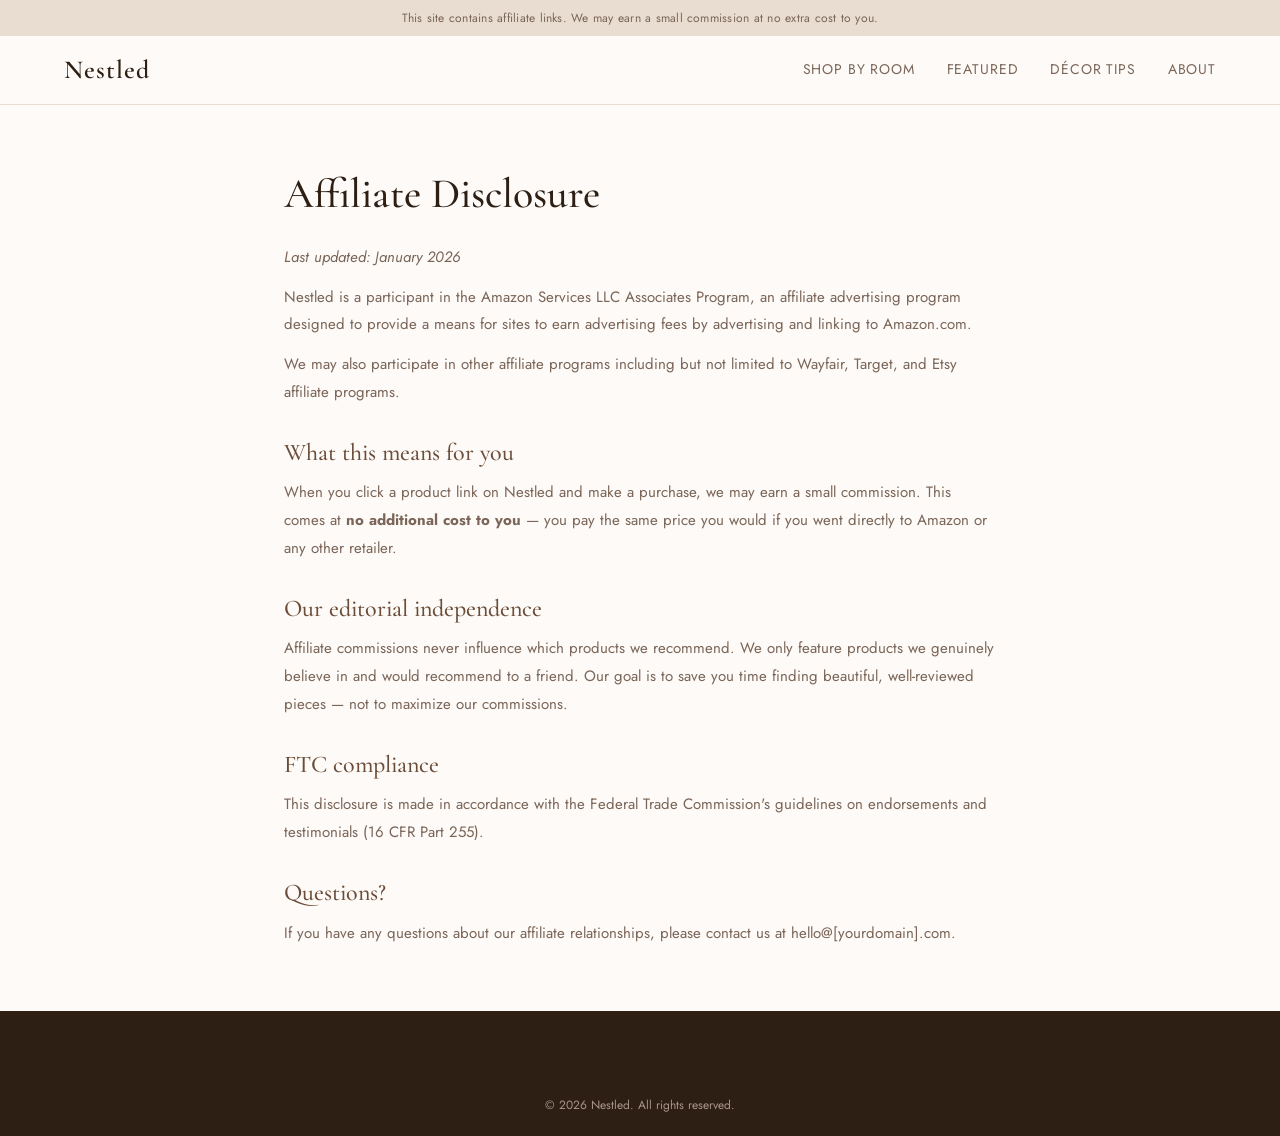
<file: disclosure.html>
<!DOCTYPE html>
<html lang="en">
<head>
  <meta charset="UTF-8" />
  <meta name="viewport" content="width=device-width, initial-scale=1.0" />
  <title>Affiliate Disclosure — Nestled</title>
  <link rel="stylesheet" href="styles.css" />
  <link href="https://fonts.googleapis.com/css2?family=Cormorant+Garamond:ital,wght@0,400;0,500;0,600;1,400&family=Jost:wght@300;400;500&display=swap" rel="stylesheet" />
</head>
<body>
  <div class="disclosure-bar">This site contains affiliate links. We may earn a small commission at no extra cost to you.</div>
  <header class="site-header">
    <div class="container nav-inner">
      <a href="index.html" class="logo">Nestled</a>
      <nav class="main-nav">
        <a href="index.html#shop-by-room">Shop by Room</a>
        <a href="index.html#featured">Featured</a>
        <a href="blog.html">Décor Tips</a>
        <a href="index.html#about">About</a>
      </nav>
    </div>
  </header>

  <div class="simple-page">
    <h1>Affiliate Disclosure</h1>
    <p><em>Last updated: January 2026</em></p>

    <p>Nestled is a participant in the Amazon Services LLC Associates Program, an affiliate advertising program designed to provide a means for sites to earn advertising fees by advertising and linking to Amazon.com.</p>

    <p>We may also participate in other affiliate programs including but not limited to Wayfair, Target, and Etsy affiliate programs.</p>

    <h2>What this means for you</h2>
    <p>When you click a product link on Nestled and make a purchase, we may earn a small commission. This comes at <strong>no additional cost to you</strong> — you pay the same price you would if you went directly to Amazon or any other retailer.</p>

    <h2>Our editorial independence</h2>
    <p>Affiliate commissions never influence which products we recommend. We only feature products we genuinely believe in and would recommend to a friend. Our goal is to save you time finding beautiful, well-reviewed pieces — not to maximize our commissions.</p>

    <h2>FTC compliance</h2>
    <p>This disclosure is made in accordance with the Federal Trade Commission's guidelines on endorsements and testimonials (16 CFR Part 255).</p>

    <h2>Questions?</h2>
    <p>If you have any questions about our affiliate relationships, please contact us at hello@[yourdomain].com.</p>
  </div>

  <footer class="site-footer" style="margin-top:64px;">
    <div class="footer-bottom">
      <p>&copy; 2026 Nestled. All rights reserved.</p>
    </div>
  </footer>
</body>
</html>
</file>
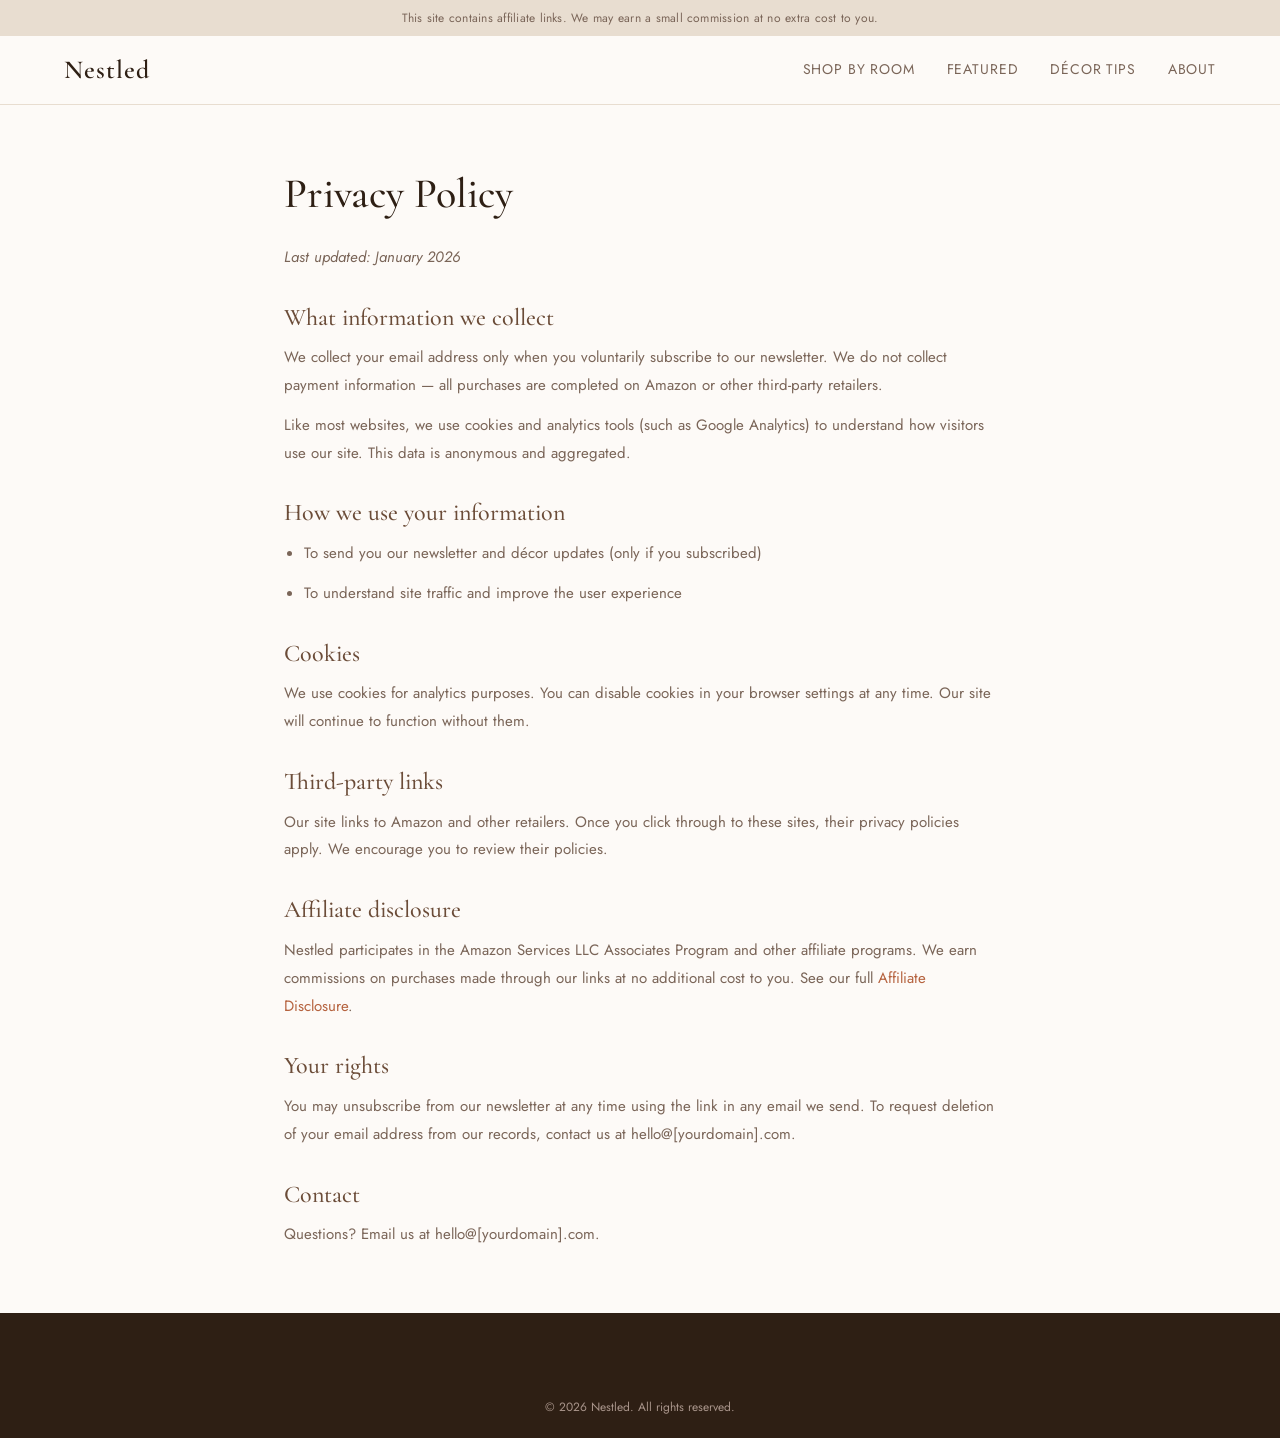
<file: privacy.html>
<!DOCTYPE html>
<html lang="en">
<head>
  <meta charset="UTF-8" />
  <meta name="viewport" content="width=device-width, initial-scale=1.0" />
  <title>Privacy Policy — Nestled</title>
  <link rel="stylesheet" href="styles.css" />
  <link href="https://fonts.googleapis.com/css2?family=Cormorant+Garamond:ital,wght@0,400;0,500;0,600;1,400&family=Jost:wght@300;400;500&display=swap" rel="stylesheet" />
</head>
<body>
  <div class="disclosure-bar">This site contains affiliate links. We may earn a small commission at no extra cost to you.</div>
  <header class="site-header">
    <div class="container nav-inner">
      <a href="index.html" class="logo">Nestled</a>
      <nav class="main-nav">
        <a href="index.html#shop-by-room">Shop by Room</a>
        <a href="index.html#featured">Featured</a>
        <a href="blog.html">Décor Tips</a>
        <a href="index.html#about">About</a>
      </nav>
    </div>
  </header>

  <div class="simple-page">
    <h1>Privacy Policy</h1>
    <p><em>Last updated: January 2026</em></p>

    <h2>What information we collect</h2>
    <p>We collect your email address only when you voluntarily subscribe to our newsletter. We do not collect payment information — all purchases are completed on Amazon or other third-party retailers.</p>
    <p>Like most websites, we use cookies and analytics tools (such as Google Analytics) to understand how visitors use our site. This data is anonymous and aggregated.</p>

    <h2>How we use your information</h2>
    <ul>
      <li>To send you our newsletter and décor updates (only if you subscribed)</li>
      <li>To understand site traffic and improve the user experience</li>
    </ul>

    <h2>Cookies</h2>
    <p>We use cookies for analytics purposes. You can disable cookies in your browser settings at any time. Our site will continue to function without them.</p>

    <h2>Third-party links</h2>
    <p>Our site links to Amazon and other retailers. Once you click through to these sites, their privacy policies apply. We encourage you to review their policies.</p>

    <h2>Affiliate disclosure</h2>
    <p>Nestled participates in the Amazon Services LLC Associates Program and other affiliate programs. We earn commissions on purchases made through our links at no additional cost to you. See our full <a href="disclosure.html" style="color:var(--terracotta);">Affiliate Disclosure</a>.</p>

    <h2>Your rights</h2>
    <p>You may unsubscribe from our newsletter at any time using the link in any email we send. To request deletion of your email address from our records, contact us at hello@[yourdomain].com.</p>

    <h2>Contact</h2>
    <p>Questions? Email us at hello@[yourdomain].com.</p>
  </div>

  <footer class="site-footer" style="margin-top:64px;">
    <div class="footer-bottom">
      <p>&copy; 2026 Nestled. All rights reserved.</p>
    </div>
  </footer>
</body>
</html>
</file>
<file: styles.css>
/* ============================================================
   NESTLED — Apartment Décor
   Warm & Cozy Earthy Theme
   ============================================================ */

:root {
  --cream:        #F7F3EE;
  --warm-white:   #FDFAF7;
  --sand:         #E8DDD0;
  --tan:          #C9B49A;
  --terracotta:   #B5623E;
  --terracotta-dk:#8C4A2F;
  --bark:         #6B4C38;
  --espresso:     #2E1F14;
  --sage:         #7A8C72;
  --sage-lt:      #EAF0E6;
  --text-main:    #2E1F14;
  --text-muted:   #7A6558;
  --text-light:   #A8948A;
  --radius-sm:    6px;
  --radius-md:    12px;
  --radius-lg:    20px;
  --shadow-soft:  0 4px 24px rgba(46,31,20,0.08);
  --transition:   0.25s ease;
}

* { box-sizing: border-box; margin: 0; padding: 0; }

html { scroll-behavior: smooth; }

body {
  font-family: 'Jost', sans-serif;
  background: var(--warm-white);
  color: var(--text-main);
  font-size: 16px;
  line-height: 1.7;
}

h1, h2, h3, h4 {
  font-family: 'Cormorant Garamond', serif;
  font-weight: 500;
  line-height: 1.2;
}

img { display: block; width: 100%; height: 100%; object-fit: cover; }

a { color: inherit; text-decoration: none; }

.container {
  max-width: 1200px;
  margin: 0 auto;
  padding: 0 24px;
}

/* ---- DISCLOSURE BAR ---- */
.disclosure-bar {
  background: var(--sand);
  text-align: center;
  font-size: 12px;
  color: var(--text-muted);
  padding: 8px 24px;
  letter-spacing: 0.02em;
}

/* ---- HEADER / NAV ---- */
.site-header {
  position: sticky;
  top: 0;
  z-index: 100;
  background: var(--warm-white);
  border-bottom: 1px solid var(--sand);
}

.nav-inner {
  display: flex;
  align-items: center;
  justify-content: space-between;
  height: 68px;
}

.logo {
  font-family: 'Cormorant Garamond', serif;
  font-size: 26px;
  font-weight: 600;
  color: var(--espresso);
  letter-spacing: 0.04em;
}

.main-nav {
  display: flex;
  gap: 32px;
}

.main-nav a {
  font-size: 14px;
  font-weight: 400;
  color: var(--text-muted);
  letter-spacing: 0.06em;
  text-transform: uppercase;
  transition: color var(--transition);
}

.main-nav a:hover { color: var(--terracotta); }

.nav-toggle {
  display: none;
  background: none;
  border: none;
  font-size: 22px;
  cursor: pointer;
  color: var(--espresso);
}

.mobile-nav {
  display: none;
  flex-direction: column;
  background: var(--warm-white);
  border-top: 1px solid var(--sand);
  padding: 16px 24px;
  gap: 16px;
}

.mobile-nav a {
  font-size: 15px;
  color: var(--text-muted);
  text-transform: uppercase;
  letter-spacing: 0.06em;
}

.mobile-nav.open { display: flex; }

/* ---- BUTTONS ---- */
.btn-primary {
  display: inline-block;
  background: var(--terracotta);
  color: #fff;
  padding: 13px 30px;
  border-radius: var(--radius-sm);
  font-family: 'Jost', sans-serif;
  font-size: 14px;
  font-weight: 500;
  letter-spacing: 0.06em;
  text-transform: uppercase;
  transition: background var(--transition), transform var(--transition);
  border: none;
  cursor: pointer;
}

.btn-primary:hover {
  background: var(--terracotta-dk);
  transform: translateY(-1px);
}

.btn-secondary {
  display: inline-block;
  border: 1.5px solid var(--bark);
  color: var(--bark);
  padding: 12px 28px;
  border-radius: var(--radius-sm);
  font-size: 14px;
  font-weight: 500;
  letter-spacing: 0.06em;
  text-transform: uppercase;
  transition: all var(--transition);
}

.btn-secondary:hover {
  background: var(--bark);
  color: #fff;
}

/* ---- HERO ---- */
.hero {
  display: grid;
  grid-template-columns: 1fr 1fr;
  min-height: 88vh;
  overflow: hidden;
}

.hero-content {
  display: flex;
  flex-direction: column;
  justify-content: center;
  padding: 80px 64px 80px 48px;
  background: var(--cream);
}

.hero-eyebrow, .eyebrow {
  font-size: 12px;
  font-weight: 500;
  letter-spacing: 0.14em;
  text-transform: uppercase;
  color: var(--terracotta);
  margin-bottom: 16px;
}

.hero-content h1 {
  font-size: clamp(42px, 5vw, 64px);
  color: var(--espresso);
  margin-bottom: 20px;
}

.hero-content h1 em {
  font-style: italic;
  color: var(--terracotta);
}

.hero-sub {
  font-size: 17px;
  color: var(--text-muted);
  max-width: 440px;
  margin-bottom: 36px;
  line-height: 1.8;
}

.hero-image {
  position: relative;
  overflow: hidden;
}

.hero-image img {
  width: 100%;
  height: 100%;
  object-fit: cover;
  transition: transform 0.8s ease;
}

.hero-image:hover img { transform: scale(1.02); }

/* ---- SECTIONS ---- */
.section {
  padding: 96px 0;
}

.section-warm {
  background: var(--cream);
}

.section-header {
  text-align: center;
  margin-bottom: 56px;
}

.section-header h2 {
  font-size: clamp(32px, 4vw, 48px);
  color: var(--espresso);
  margin-bottom: 10px;
}

.section-header p {
  color: var(--text-muted);
  font-size: 16px;
}

/* ---- ROOM GRID ---- */
.room-grid {
  display: grid;
  grid-template-columns: repeat(3, 1fr);
  gap: 20px;
}

.room-card {
  position: relative;
  border-radius: var(--radius-md);
  overflow: hidden;
  aspect-ratio: 4/3;
  cursor: pointer;
  background: var(--sand);
}

.room-card::before {
  content: '';
  position: absolute;
  inset: 0;
  background: linear-gradient(to top, rgba(46,31,20,0.65) 0%, transparent 55%);
  z-index: 1;
  transition: opacity var(--transition);
}

.room-card:hover::before { opacity: 0.85; }

.room-card-inner {
  position: absolute;
  inset: 0;
  z-index: 2;
  display: flex;
  align-items: flex-end;
  padding: 24px;
}

.room-label {
  font-family: 'Cormorant Garamond', serif;
  font-size: 22px;
  font-weight: 500;
  color: #fff;
  letter-spacing: 0.02em;
}

/* Room card background images using Unsplash */
.room-living  { background-image: url('https://images.unsplash.com/photo-1555041469-a586c61ea9bc?w=600&q=75'); background-size: cover; background-position: center; }
.room-bedroom { background-image: url('https://images.unsplash.com/photo-1616594039964-ae9021a400a0?w=600&q=75'); background-size: cover; background-position: center; }
.room-kitchen { background-image: url('https://images.unsplash.com/photo-1556909114-f6e7ad7d3136?w=600&q=75'); background-size: cover; background-position: center; }
.room-bathroom{ background-image: url('https://images.unsplash.com/photo-1552321554-5fefe8c9ef14?w=600&q=75'); background-size: cover; background-position: center; }
.room-desk    { background-image: url('https://images.unsplash.com/photo-1593642632559-0c6d3fc62b89?w=600&q=75'); background-size: cover; background-position: center; }
.room-entryway{ background-image: url('https://images.unsplash.com/photo-1558618666-fcd25c85cd64?w=600&q=75'); background-size: cover; background-position: center; }

.room-card:hover .room-label { text-shadow: 0 2px 8px rgba(0,0,0,0.4); }

/* ---- PRODUCT GRID ---- */
.product-grid {
  display: grid;
  grid-template-columns: repeat(4, 1fr);
  gap: 24px;
}

.product-card {
  background: var(--warm-white);
  border-radius: var(--radius-md);
  overflow: hidden;
  box-shadow: var(--shadow-soft);
  transition: transform var(--transition), box-shadow var(--transition);
  display: flex;
  flex-direction: column;
}

.product-card:hover {
  transform: translateY(-4px);
  box-shadow: 0 12px 36px rgba(46,31,20,0.13);
}

.product-img {
  position: relative;
  aspect-ratio: 1;
  overflow: hidden;
  background: var(--sand);
}

.product-img img {
  width: 100%;
  height: 100%;
  object-fit: cover;
  transition: transform 0.4s ease;
}

.product-card:hover .product-img img { transform: scale(1.05); }

.product-badge {
  position: absolute;
  top: 12px;
  left: 12px;
  background: var(--terracotta);
  color: #fff;
  font-size: 11px;
  font-weight: 500;
  letter-spacing: 0.06em;
  text-transform: uppercase;
  padding: 4px 10px;
  border-radius: var(--radius-sm);
}

.product-info {
  padding: 16px;
  flex: 1;
  display: flex;
  flex-direction: column;
}

.product-room {
  font-size: 11px;
  text-transform: uppercase;
  letter-spacing: 0.1em;
  color: var(--text-light);
  margin-bottom: 6px;
}

.product-name {
  font-family: 'Cormorant Garamond', serif;
  font-size: 18px;
  color: var(--espresso);
  margin-bottom: 6px;
  line-height: 1.3;
}

.product-desc {
  font-size: 13px;
  color: var(--text-muted);
  margin-bottom: 14px;
  flex: 1;
}

.product-footer {
  display: flex;
  align-items: center;
  justify-content: space-between;
  gap: 8px;
}

.product-price {
  font-size: 18px;
  font-weight: 500;
  color: var(--bark);
}

.btn-shop {
  display: inline-block;
  background: var(--terracotta);
  color: #fff;
  font-size: 12px;
  font-weight: 500;
  letter-spacing: 0.06em;
  text-transform: uppercase;
  padding: 9px 16px;
  border-radius: var(--radius-sm);
  transition: background var(--transition);
  white-space: nowrap;
}

.btn-shop:hover { background: var(--terracotta-dk); }

/* ---- ABOUT ---- */
.about-layout {
  display: grid;
  grid-template-columns: 1fr 1fr;
  gap: 80px;
  align-items: center;
}

.about-image {
  border-radius: var(--radius-lg);
  overflow: hidden;
  aspect-ratio: 4/5;
  box-shadow: var(--shadow-soft);
}

.about-text h2 {
  font-size: clamp(30px, 3.5vw, 44px);
  color: var(--espresso);
  margin-bottom: 24px;
  line-height: 1.25;
}

.about-text p {
  color: var(--text-muted);
  margin-bottom: 18px;
  font-size: 16px;
  line-height: 1.8;
}

.about-text p em { font-style: italic; color: var(--bark); }

.about-text .btn-secondary { margin-top: 12px; }

/* ---- NEWSLETTER ---- */
.newsletter-section {
  background: var(--bark);
  padding: 72px 0;
}

.newsletter-inner {
  display: flex;
  align-items: center;
  justify-content: space-between;
  gap: 48px;
}

.newsletter-inner h2 {
  font-size: clamp(26px, 3vw, 38px);
  color: var(--cream);
  margin-bottom: 8px;
}

.newsletter-inner p {
  color: var(--tan);
  font-size: 15px;
}

.newsletter-form {
  display: flex;
  gap: 12px;
  flex-shrink: 0;
}

.newsletter-form input[type="email"] {
  padding: 13px 20px;
  border-radius: var(--radius-sm);
  border: none;
  background: rgba(255,255,255,0.12);
  color: var(--cream);
  font-family: 'Jost', sans-serif;
  font-size: 15px;
  width: 280px;
  outline: none;
  transition: background var(--transition);
}

.newsletter-form input::placeholder { color: var(--tan); }
.newsletter-form input:focus { background: rgba(255,255,255,0.2); }

.newsletter-success {
  color: var(--cream);
  font-size: 15px;
  padding: 13px 0;
}

/* ---- FOOTER ---- */
.site-footer {
  background: var(--espresso);
  padding: 64px 0 0;
}

.footer-inner {
  display: grid;
  grid-template-columns: 2fr 1fr 1fr;
  gap: 48px;
  padding-bottom: 48px;
  border-bottom: 1px solid rgba(255,255,255,0.08);
}

.footer-brand .logo { color: var(--cream); }

.footer-brand p {
  margin-top: 12px;
  color: var(--text-light);
  font-size: 14px;
  line-height: 1.7;
  max-width: 280px;
}

.footer-links { display: flex; flex-direction: column; gap: 10px; }

.footer-links h4 {
  font-family: 'Jost', sans-serif;
  font-size: 11px;
  font-weight: 500;
  text-transform: uppercase;
  letter-spacing: 0.12em;
  color: var(--tan);
  margin-bottom: 4px;
}

.footer-links a {
  font-size: 14px;
  color: var(--text-light);
  transition: color var(--transition);
}

.footer-links a:hover { color: var(--cream); }

.footer-bottom {
  padding: 20px 24px;
  text-align: center;
}

.footer-bottom p {
  font-size: 12px;
  color: var(--text-light);
}

/* ---- ROOM PAGE ---- */
.room-page-hero {
  background: var(--cream);
  padding: 64px 0 48px;
  text-align: center;
}

.room-page-hero h1 {
  font-size: clamp(36px, 5vw, 58px);
  color: var(--espresso);
}

.room-page-hero p {
  color: var(--text-muted);
  margin-top: 10px;
}

.room-products-section {
  padding: 64px 0 96px;
}

.back-link {
  display: inline-flex;
  align-items: center;
  gap: 8px;
  font-size: 13px;
  color: var(--text-muted);
  text-transform: uppercase;
  letter-spacing: 0.08em;
  margin-bottom: 40px;
  transition: color var(--transition);
}

.back-link:hover { color: var(--terracotta); }

/* ---- BLOG PAGE ---- */
.blog-hero {
  background: var(--cream);
  padding: 72px 0 48px;
  text-align: center;
}

.blog-hero h1 {
  font-size: clamp(36px, 5vw, 56px);
  color: var(--espresso);
}

.blog-grid {
  display: grid;
  grid-template-columns: repeat(3, 1fr);
  gap: 32px;
  padding: 64px 0 96px;
}

.blog-card {
  border-radius: var(--radius-md);
  overflow: hidden;
  background: var(--warm-white);
  box-shadow: var(--shadow-soft);
  transition: transform var(--transition);
}

.blog-card:hover { transform: translateY(-4px); }

.blog-card-img {
  aspect-ratio: 16/9;
  overflow: hidden;
}

.blog-card-body { padding: 20px; }

.blog-category {
  font-size: 11px;
  text-transform: uppercase;
  letter-spacing: 0.1em;
  color: var(--terracotta);
  margin-bottom: 8px;
}

.blog-card-body h3 {
  font-size: 20px;
  color: var(--espresso);
  margin-bottom: 10px;
  line-height: 1.3;
}

.blog-card-body p {
  font-size: 14px;
  color: var(--text-muted);
  line-height: 1.7;
}

/* ---- LEGAL / SIMPLE PAGES ---- */
.simple-page {
  max-width: 760px;
  margin: 64px auto;
  padding: 0 24px;
}

.simple-page h1 {
  font-size: 42px;
  color: var(--espresso);
  margin-bottom: 24px;
}

.simple-page h2 {
  font-size: 24px;
  color: var(--bark);
  margin: 32px 0 12px;
}

.simple-page p, .simple-page li {
  color: var(--text-muted);
  font-size: 15px;
  line-height: 1.85;
  margin-bottom: 12px;
}

.simple-page ul { padding-left: 20px; }

/* ---- RESPONSIVE ---- */
@media (max-width: 1024px) {
  .product-grid { grid-template-columns: repeat(3, 1fr); }
}

@media (max-width: 860px) {
  .hero { grid-template-columns: 1fr; min-height: auto; }
  .hero-image { height: 52vw; }
  .hero-content { padding: 60px 32px; }
  .room-grid { grid-template-columns: repeat(2, 1fr); }
  .about-layout { grid-template-columns: 1fr; gap: 40px; }
  .about-image { aspect-ratio: 16/9; }
  .newsletter-inner { flex-direction: column; text-align: center; }
  .newsletter-form { flex-direction: column; width: 100%; max-width: 380px; }
  .newsletter-form input[type="email"] { width: 100%; }
  .footer-inner { grid-template-columns: 1fr 1fr; }
  .blog-grid { grid-template-columns: repeat(2, 1fr); }
}

@media (max-width: 600px) {
  .main-nav { display: none; }
  .nav-toggle { display: block; }
  .product-grid { grid-template-columns: repeat(2, 1fr); gap: 16px; }
  .room-grid { grid-template-columns: 1fr 1fr; gap: 12px; }
  .footer-inner { grid-template-columns: 1fr; }
  .blog-grid { grid-template-columns: 1fr; }
}
</file>
